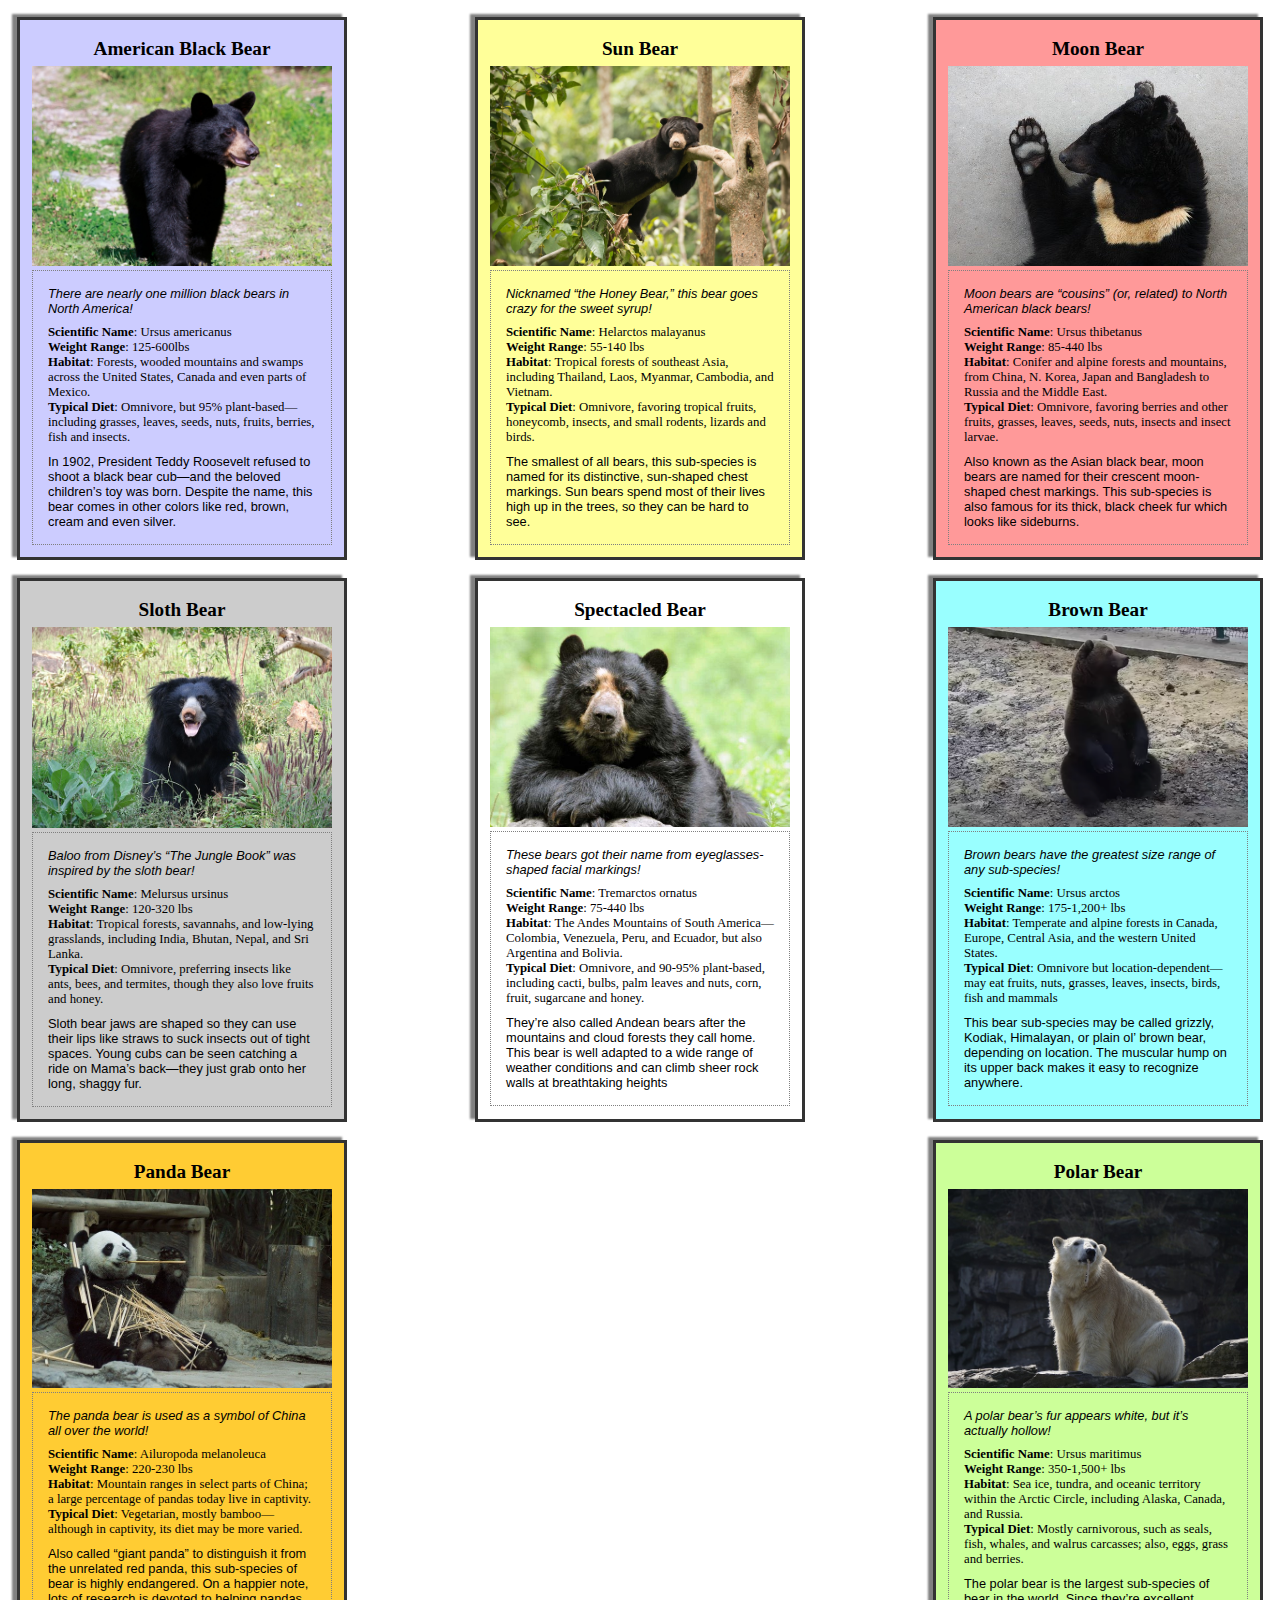
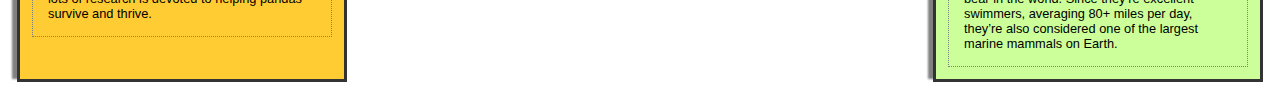
<file: index.html>
<!DOCTYPE html>
<html lang="en">
<head>
	<meta charset="utf-8">
	<title>Animal Trading Cards</title>
	<link rel="stylesheet" type="text/css" href="./styles.css" />
</head>
<body>
	<!-- outer-container for flexbox -->
	<div class="outer-container">

	  <div class="card blackbear">
		<h3 class="card-name">American Black Bear</h3>
		<img src="blackbear.jpg" alt="black bear walking in field">
		<div class="card-text">
			<p class="quick-fact">There are nearly one million black bears in North America!</p>
			<ul>
				<li><span class="fact-labels">Scientific Name</span>: Ursus americanus</li>
				<li><span class="fact-labels">Weight Range</span>: 125-600lbs</li>
				<li><span class="fact-labels">Habitat</span>: Forests, wooded mountains and swamps across the United States, Canada and even parts of Mexico.</li>
				<li><span class="fact-labels">Typical Diet</span>:  Omnivore, but 95% plant-based—including grasses, leaves, seeds, nuts, fruits, berries, fish and insects. </li>
			</ul>
			<p>In 1902, President Teddy Roosevelt refused to shoot a black bear cub—and the beloved children’s toy was born. Despite the name, this bear comes in other colors like red, brown, cream and even silver.</p>
		</div>
	  </div> <!--end card -->
	<div class="card sunbear">
		<h3 class="card-name">Sun Bear</h3>
		<img src="./sun-bear.jpg" alt="A sun bear in a tree">
		<div class="card-text">
			<p class="quick-fact">Nicknamed “the Honey Bear,” this bear goes crazy for the sweet syrup!</p>
			<ul>
				<li><span class="fact-labels">Scientific Name</span>: Helarctos malayanus</li>
				<li><span class="fact-labels">Weight Range</span>: 55-140 lbs</li>
				<li><span class="fact-labels">Habitat</span>: Tropical forests of southeast Asia, including Thailand, Laos, Myanmar, Cambodia, and Vietnam.</li>
				<li><span class="fact-labels">Typical Diet</span>: Omnivore, favoring tropical fruits, honeycomb, insects, and small rodents, lizards and birds.</li>
			</ul>
			<p>The smallest of all bears, this sub-species is named for its distinctive, sun-shaped chest markings. Sun bears spend most of their lives high up in the trees, so they can be hard to see.</p>
		</div>
	  </div> <!--end card -->
<div class="card moonbear">
		<h3 class="card-name">Moon Bear</h3>
		<img src="moonbear.jpg" alt="Asiatic black bear with paw raised">
		<div class="card-text">
			<p class="quick-fact">Moon bears are “cousins” (or, related) to North American black bears!</p>
			<ul>
				<li><span class="fact-labels">Scientific Name</span>: Ursus thibetanus</li>
				<li><span class="fact-labels">Weight Range</span>: 85-440 lbs</li>
				<li><span class="fact-labels">Habitat</span>: Conifer and alpine forests and mountains, from China, N. Korea, Japan and Bangladesh to Russia and the Middle East.</li>
				<li><span class="fact-labels">Typical Diet</span>: Omnivore, favoring berries and other fruits, grasses, leaves, seeds, nuts, insects and insect larvae.</li>
			</ul>
			<p> Also known as the Asian black bear, moon bears are named for their crescent moon-shaped chest markings. This sub-species is also famous for its thick, black cheek fur which looks like sideburns.</p>
		</div>
	  </div> <!--end card -->
  <div class="card slothbear">
		<h3 class="card-name">Sloth Bear</h3>
		<img src="sloth-bear.jpg" alt="Sloth bear in vegitation">
		<div class="card-text">
			<p class="quick-fact">Baloo from Disney’s “The Jungle Book” was inspired by the sloth bear!</p>
			<ul>
				<li><span class="fact-labels">Scientific Name</span>: Melursus ursinus
</li>
				<li><span class="fact-labels">Weight Range</span>: 120-320 lbs</li>
				<li><span class="fact-labels">Habitat</span>: Tropical forests, savannahs, and low-lying grasslands, including India, Bhutan, Nepal, and Sri Lanka.</li>
				<li><span class="fact-labels">Typical Diet</span>: Omnivore, preferring insects like ants, bees, and termites, though they also love fruits and honey.</li>
			</ul>
			<p> Sloth bear jaws are shaped so they can use their lips like straws to suck insects out of tight spaces. Young cubs can be seen catching a ride on Mama’s back—they just grab onto her long, shaggy fur.</p>
		</div>
	  </div> <!--end card -->
  <div class="card andeanbear">
		<h3 class="card-name">Spectacled Bear</h3>
		<img src="andeanbear.jpg" alt="Andean bear sitting with crossed paws">
		<div class="card-text">
			<p class="quick-fact">These bears got their name from eyeglasses-shaped facial markings!</p>
			<ul>
				<li><span class="fact-labels">Scientific Name</span>: Tremarctos ornatus</li>
				<li><span class="fact-labels">Weight Range</span>: 75-440 lbs</li>
				<li><span class="fact-labels">Habitat</span>: The Andes Mountains of South America—Colombia, Venezuela, Peru, and Ecuador, but also Argentina and Bolivia.</li>
				<li><span class="fact-labels">Typical Diet</span>: Omnivore, and 90-95% plant-based, including cacti, bulbs, palm leaves and nuts, corn, fruit, sugarcane and honey.</li>
			</ul>
			<p>They’re also called Andean bears after the mountains and cloud forests they call home. This bear is well adapted to a wide range of weather conditions and can climb sheer rock walls at breathtaking heights</p>
		</div>
	  </div> <!--end card -->

<div class="card brownbear">
		<h3 class="card-name">Brown Bear</h3>
		<img src="Darling-Mansur.png" alt="A brown bear sitting">
		<div class="card-text">
			<p class="quick-fact">Brown bears have the greatest size range of any sub-species!</p>
			<ul>
				<li><span class="fact-labels">Scientific Name</span>: Ursus arctos</li>
				<li><span class="fact-labels">Weight Range</span>: 175-1,200+ lbs</li>
				<li><span class="fact-labels">Habitat</span>: Temperate and alpine forests in Canada, Europe, Central Asia, and the western United States.</li>
				<li><span class="fact-labels">Typical Diet</span>: Omnivore but location-dependent—may eat fruits, nuts, grasses, leaves, insects, birds, fish and mammals</li>
			</ul>
			<p>This bear sub-species may be called grizzly, Kodiak, Himalayan, or plain ol’ brown bear, depending on location. The muscular hump on its upper back makes it easy to recognize anywhere.</p>
		</div>
	  </div> <!--end card -->

<div class="card panda">
		<h3 class="card-name">Panda Bear</h3>
		<img src="panda.jpg" alt="A panda eating bamboo">
		<div class="card-text">
			<p class="quick-fact">The panda bear is used as a symbol of China all over the world!</p>
			<ul>
				<li><span class="fact-labels">Scientific Name</span>: Ailuropoda melanoleuca</li>
				<li><span class="fact-labels">Weight Range</span>: 220-230 lbs</li>
				<li><span class="fact-labels">Habitat</span>: Mountain ranges in select parts of China; a large percentage of pandas today live in captivity.</li>
				<li><span class="fact-labels">Typical Diet</span>: Vegetarian, mostly bamboo—although in captivity, its diet may be more varied.</li>
			</ul>
			<p> Also called “giant panda” to distinguish it from the unrelated red panda, this sub-species of bear is highly endangered. On a happier note, lots of research is devoted to helping pandas survive and thrive.</p>
		</div>
	  </div> <!--end card -->

<div class="card polarbear">
		<h3 class="card-name">Polar Bear</h3>
		<img src="icebear.jpg" alt="A polar bear playing with a stick">
		<div class="card-text">
			<p class="quick-fact">A polar bear’s fur appears white, but it’s actually hollow!</p>
			<ul>
				<li><span class="fact-labels">Scientific Name</span>: Ursus maritimus</li>
				<li><span class="fact-labels">Weight Range</span>: 350-1,500+ lbs</li>
				<li><span class="fact-labels">Habitat</span>: Sea ice, tundra, and oceanic territory within the Arctic Circle, including Alaska, Canada, and Russia.</li>
				<li><span class="fact-labels">Typical Diet</span>: Mostly carnivorous, such as seals, fish, whales, and walrus carcasses; also, eggs, grass and berries.</li>
			</ul>
			<p> The polar bear is the largest sub-species of bear in the world. Since they’re excellent swimmers, averaging 80+ miles per day, they’re also considered one of the largest marine mammals on Earth.</p>
		</div>
	  </div> <!--end card -->




	<!-- end outer-container -->
	</div>
</body>
</html>
</file>
<file: styles.css>
/* add your CSS here */

.outer-container {
	display: flex;
	justify-content: space-between;
	align-content: space-around;
	flex-wrap: wrap;
}

.card {
	width: 300px;
	border: 3px solid #333;
	padding: 12px;
	margin: 9px;
	box-shadow: -5px -3px 2px gray;
	flex: 0 0 auto;
}

p {
	font-family: Arial, Helvetica, sans-serif;
	margin: 9px;
	font-size: .8em;
}

.card-name {
	margin: 6px;
	font-family: Times, "Times New Roman", Georgia, serif;
	text-align: center;
	font-size: 1.2em;
}
.card-text {
	border: 1px dotted gray;
	padding: 6px;

}
.quick-fact {
	font-style: italic;
}

.fact-labels {
	font-weight: bold;
	font-size: 1em;
}

ul {
	list-style-type: none;
	margin: 9px;
	padding-left: 0px;
}

li {
	font-size: 0.8em;
}

img {
	width: 300px;
}
.card.blackbear {
	color: black;
	background-color: #ccf;
}

.card.sunbear {
	color: black;
	background-color: #ff9;
}

.card.moonbear {
	color: black;
	background-color: #f99;
}

.card.slothbear {
	color: black;
	background-color: #ccc;
}

.card.andeanbear {
	color: black;
	background-color: #fff;
}

.card.brownbear
{
	color: black;
	background-color: #9ff;

}

.card.panda {
	color: black;
	background-color: #fc3;
}

.card.polarbear {
	color: black;
	background-color: #cf9;
}
</file>
